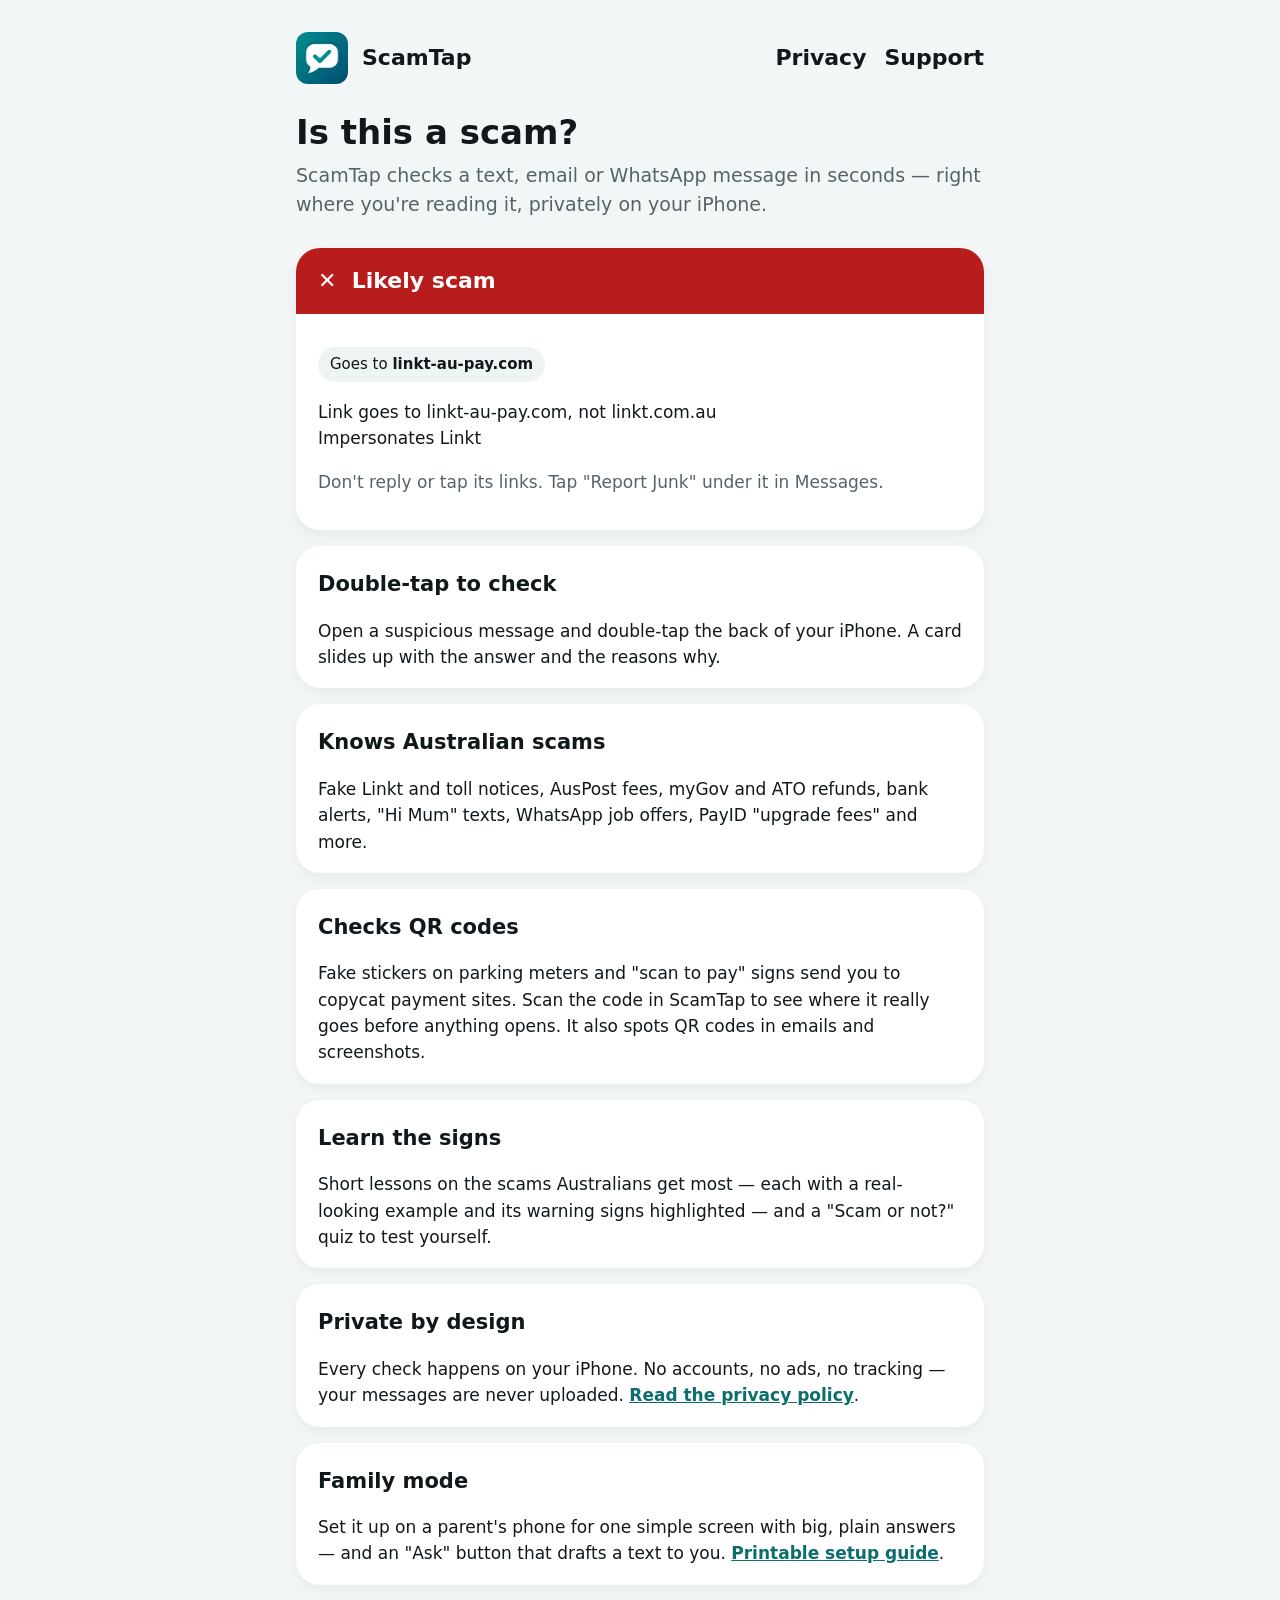
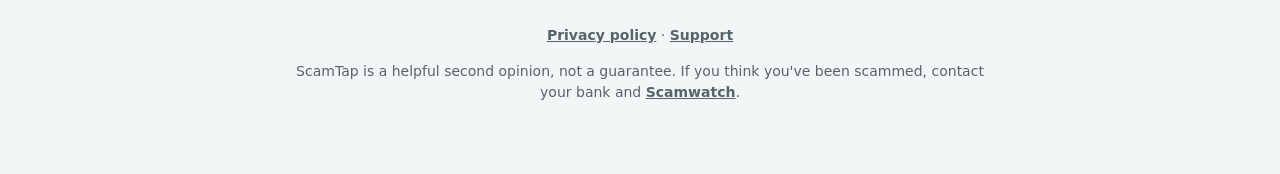
<file: index.html>
<!doctype html>
<html lang="en-AU">
<head>
  <meta charset="utf-8">
  <meta name="viewport" content="width=device-width, initial-scale=1">
  <title>ScamTap — check any message in one tap</title>
  <meta name="description" content="ScamTap checks texts, emails and WhatsApp messages for scams, privately on your iPhone.">
  <link rel="icon" href="favicon.png">
  <link rel="apple-touch-icon" href="icon.png">
  <link rel="stylesheet" href="style.css">
</head>
<body>
<main>
  <header class="site">
    <img src="icon.png" alt="">
    <a href="./">ScamTap</a>
    <nav aria-label="Site">
      <a href="privacy/">Privacy</a>
      <a href="support/">Support</a>
    </nav>
  </header>

  <h1>Is this a scam?</h1>
  <p class="lede">ScamTap checks a text, email or WhatsApp message in seconds — right where you're reading it, privately on your iPhone.</p>

  <div class="verdict" role="img" aria-label="Example: a toll text flagged as a likely scam because its link goes to linkt-au-pay.com, not linkt.com.au">
    <div class="band">✕&nbsp; Likely scam</div>
    <div class="body">
      <p><span class="pill">Goes to <strong>linkt-au-pay.com</strong></span></p>
      <p>Link goes to linkt-au-pay.com, not linkt.com.au<br>Impersonates Linkt</p>
      <p class="muted">Don't reply or tap its links. Tap "Report Junk" under it in Messages.</p>
    </div>
  </div>

  <div class="card">
    <h2>Double-tap to check</h2>
    <p>Open a suspicious message and double-tap the back of your iPhone. A card slides up with the answer and the reasons why.</p>
  </div>
  <div class="card">
    <h2>Knows Australian scams</h2>
    <p>Fake Linkt and toll notices, AusPost fees, myGov and ATO refunds, bank alerts, "Hi Mum" texts, WhatsApp job offers, PayID "upgrade fees" and more.</p>
  </div>
  <div class="card">
    <h2>Checks QR codes</h2>
    <p>Fake stickers on parking meters and "scan to pay" signs send you to copycat payment sites. Scan the code in ScamTap to see where it really goes before anything opens. It also spots QR codes in emails and screenshots.</p>
  </div>
  <div class="card">
    <h2>Learn the signs</h2>
    <p>Short lessons on the scams Australians get most — each with a real-looking example and its warning signs highlighted — and a "Scam or not?" quiz to test yourself.</p>
  </div>
  <div class="card">
    <h2>Private by design</h2>
    <p>Every check happens on your iPhone. No accounts, no ads, no tracking — your messages are never uploaded. <a href="privacy/">Read the privacy policy</a>.</p>
  </div>
  <div class="card">
    <h2>Family mode</h2>
    <p>Set it up on a parent's phone for one simple screen with big, plain answers — and an "Ask" button that drafts a text to you. <a href="family-setup/">Printable setup guide</a>.</p>
  </div>

  <footer>
    <p><a href="privacy/">Privacy policy</a> · <a href="support/">Support</a></p>
    <p>ScamTap is a helpful second opinion, not a guarantee. If you think you've been scammed, contact your bank and <a href="https://www.scamwatch.gov.au/">Scamwatch</a>.</p>
  </footer>
</main>
</body>
</html>
</file>
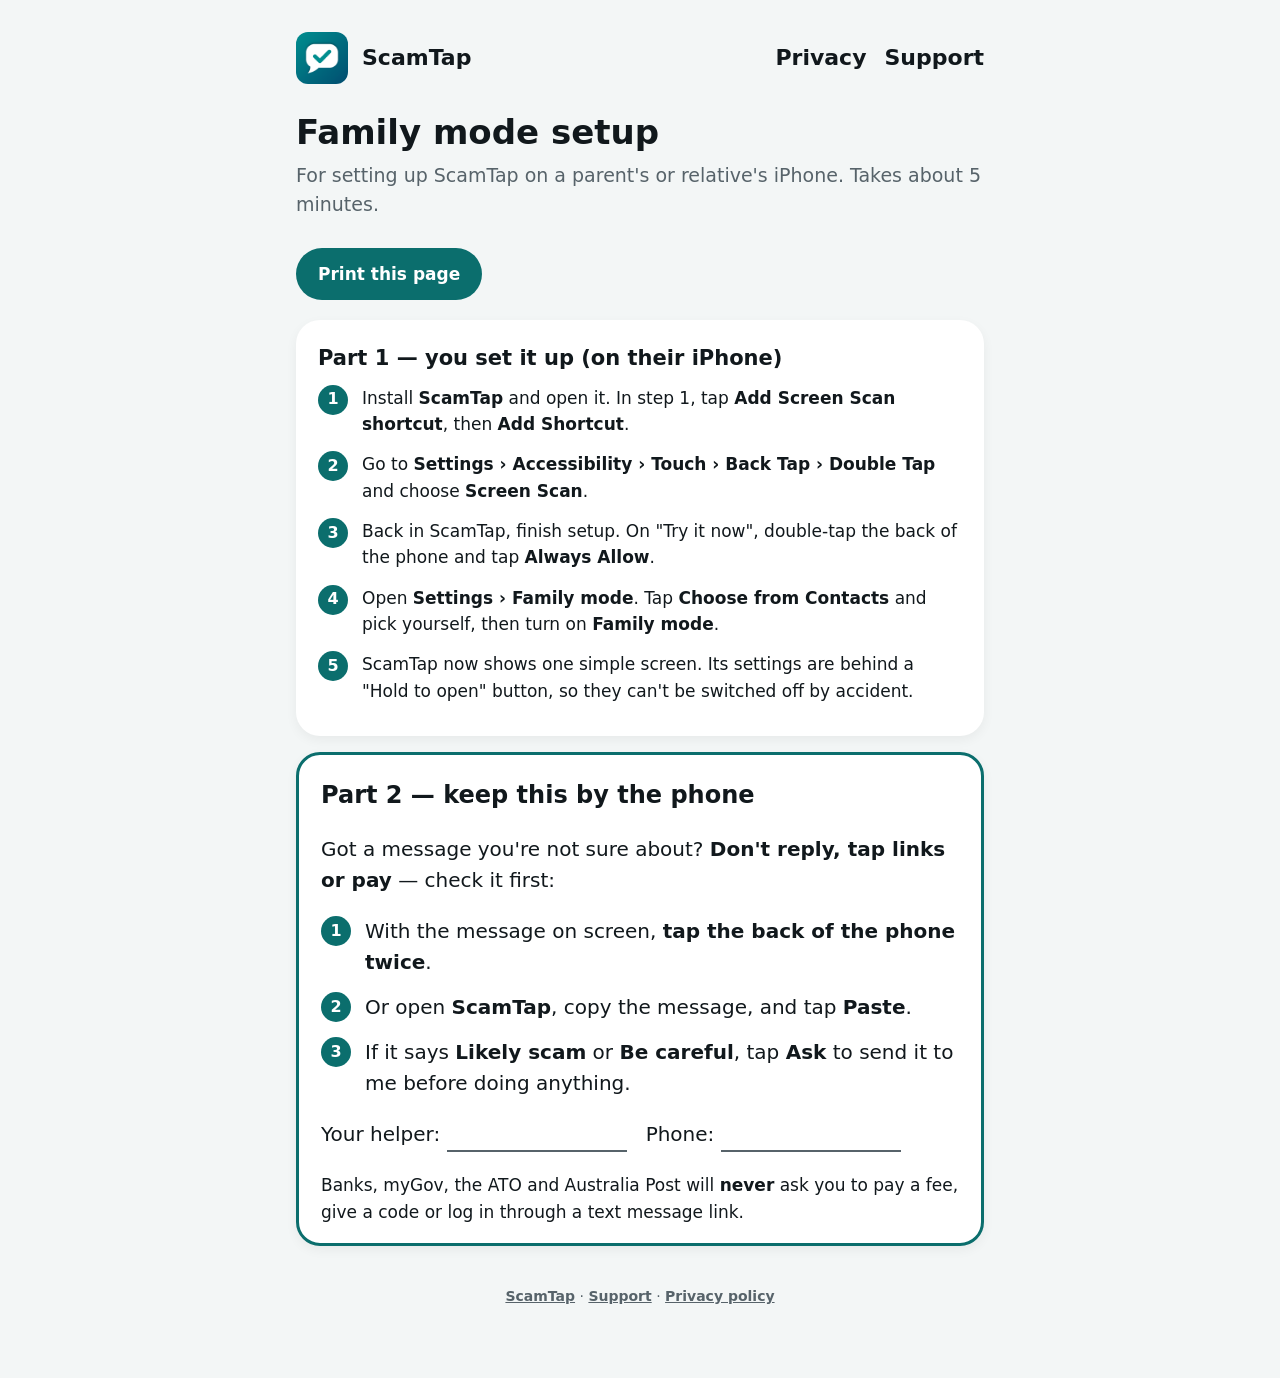
<file: family-setup/index.html>
<!doctype html>
<html lang="en-AU">
<head>
  <meta charset="utf-8">
  <meta name="viewport" content="width=device-width, initial-scale=1">
  <title>Family mode setup guide — ScamTap</title>
  <meta name="description" content="A one-page, printable guide to setting up ScamTap's Family mode on a relative's iPhone.">
  <link rel="icon" href="../favicon.png">
  <link rel="stylesheet" href="../style.css">
  <style>
    .steps { counter-reset: step; list-style: none; padding: 0; margin: 0; }
    .steps li { counter-increment: step; position: relative; padding-left: 44px; margin-bottom: 14px; }
    .steps li::before {
      content: counter(step);
      position: absolute; left: 0; top: 0;
      width: 30px; height: 30px; border-radius: 50%;
      background: var(--fill); color: #fff;
      display: flex; align-items: center; justify-content: center;
      font-weight: 700; font-size: 16px;
    }
    .fill-in { display: inline-block; min-width: 180px; border-bottom: 2px solid var(--secondary); }
    .keep { border: 3px solid var(--fill); }
    .keep h2 { font-size: 24px; }
    .big { font-size: 20px; }
    .print-hint { margin-bottom: 20px; }

    /* One A4/Letter page: no chrome, black on white, no shadows, tighter spacing. */
    @media print {
      @page { margin: 14mm; }
      :root { --bg: #fff; --surface: #fff; --text: #000; --secondary: #333; --inset: #ddd; }
      body { font-size: 12pt; line-height: 1.4; }
      header.site nav, footer, .print-hint { display: none; }
      main { padding: 0; max-width: none; }
      header.site { margin-bottom: 10px; }
      header.site img { width: 36px; height: 36px; }
      h1 { font-size: 22pt; }
      .card { box-shadow: none; border: 1px solid #999; padding: 12px 16px; margin-bottom: 10px; break-inside: avoid; }
      .keep { border: 3px solid #000; }
      .steps li { margin-bottom: 8px; }
      .steps li::before { background: #000; -webkit-print-color-adjust: exact; print-color-adjust: exact; }
      a { color: #000; text-decoration: none; }
    }
  </style>
</head>
<body>
<main>
  <header class="site">
    <img src="../icon.png" alt="">
    <a href="../">ScamTap</a>
    <nav aria-label="Site">
      <a href="../privacy/">Privacy</a>
      <a href="../support/">Support</a>
    </nav>
  </header>

  <h1>Family mode setup</h1>
  <p class="lede">For setting up ScamTap on a parent's or relative's iPhone. Takes about 5 minutes.</p>
  <p class="print-hint"><a class="button" href="javascript:window.print()">Print this page</a></p>

  <div class="card">
    <h2>Part 1 — you set it up (on their iPhone)</h2>
    <ol class="steps">
      <li>Install <strong>ScamTap</strong> and open it. In step 1, tap <strong>Add Screen Scan shortcut</strong>, then <strong>Add Shortcut</strong>.</li>
      <li>Go to <strong>Settings › Accessibility › Touch › Back Tap › Double Tap</strong> and choose <strong>Screen Scan</strong>.</li>
      <li>Back in ScamTap, finish setup. On "Try it now", double-tap the back of the phone and tap <strong>Always Allow</strong>.</li>
      <li>Open <strong>Settings › Family mode</strong>. Tap <strong>Choose from Contacts</strong> and pick yourself, then turn on <strong>Family mode</strong>.</li>
      <li>ScamTap now shows one simple screen. Its settings are behind a "Hold to open" button, so they can't be switched off by accident.</li>
    </ol>
  </div>

  <div class="card keep">
    <h2>Part 2 — keep this by the phone</h2>
    <p class="big">Got a message you're not sure about? <strong>Don't reply, tap links or pay</strong> — check it first:</p>
    <ol class="steps big">
      <li>With the message on screen, <strong>tap the back of the phone twice</strong>.</li>
      <li>Or open <strong>ScamTap</strong>, copy the message, and tap <strong>Paste</strong>.</li>
      <li>If it says <strong>Likely scam</strong> or <strong>Be careful</strong>, tap <strong>Ask</strong> to send it to me before doing anything.</li>
    </ol>
    <p class="big">Your helper: <span class="fill-in">&nbsp;</span> &nbsp; Phone: <span class="fill-in">&nbsp;</span></p>
    <p>Banks, myGov, the ATO and Australia Post will <strong>never</strong> ask you to pay a fee, give a code or log in through a text message link.</p>
  </div>

  <footer><p><a href="../">ScamTap</a> · <a href="../support/">Support</a> · <a href="../privacy/">Privacy policy</a></p></footer>
</main>
</body>
</html>
</file>
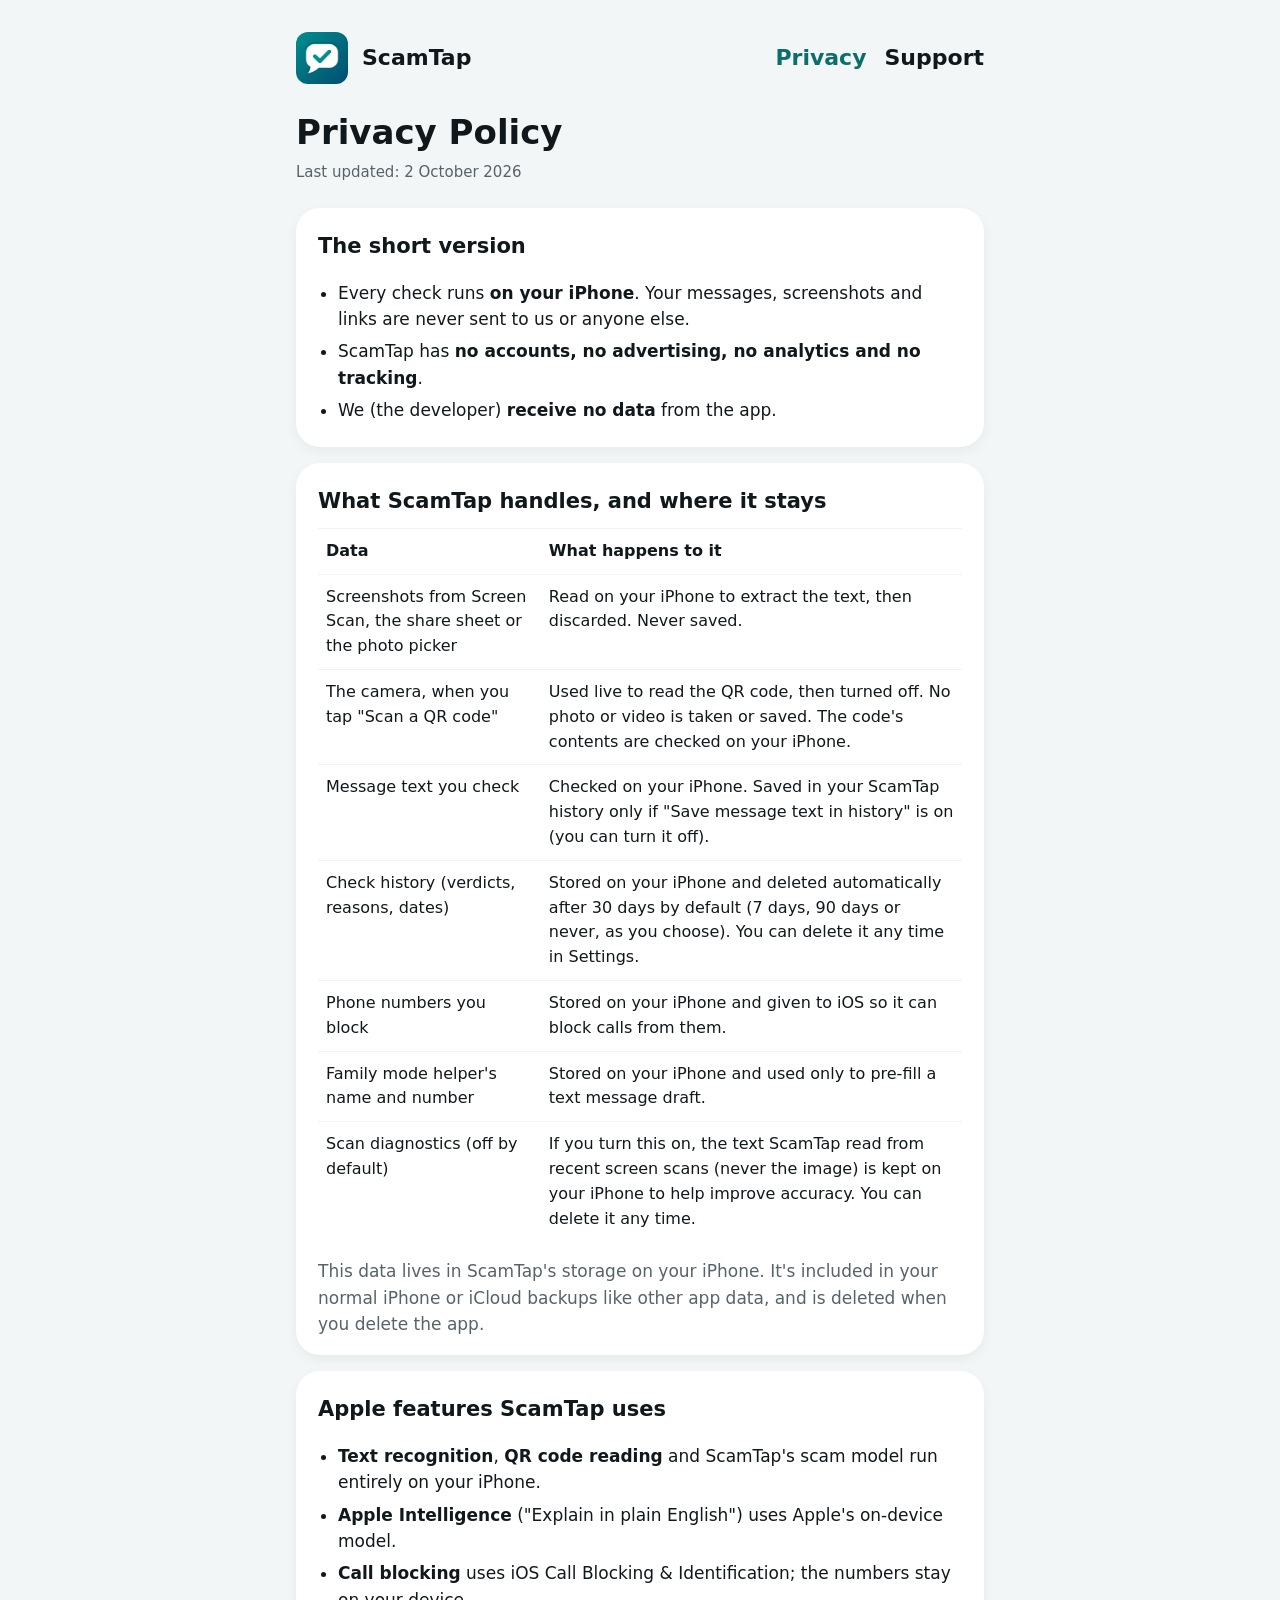
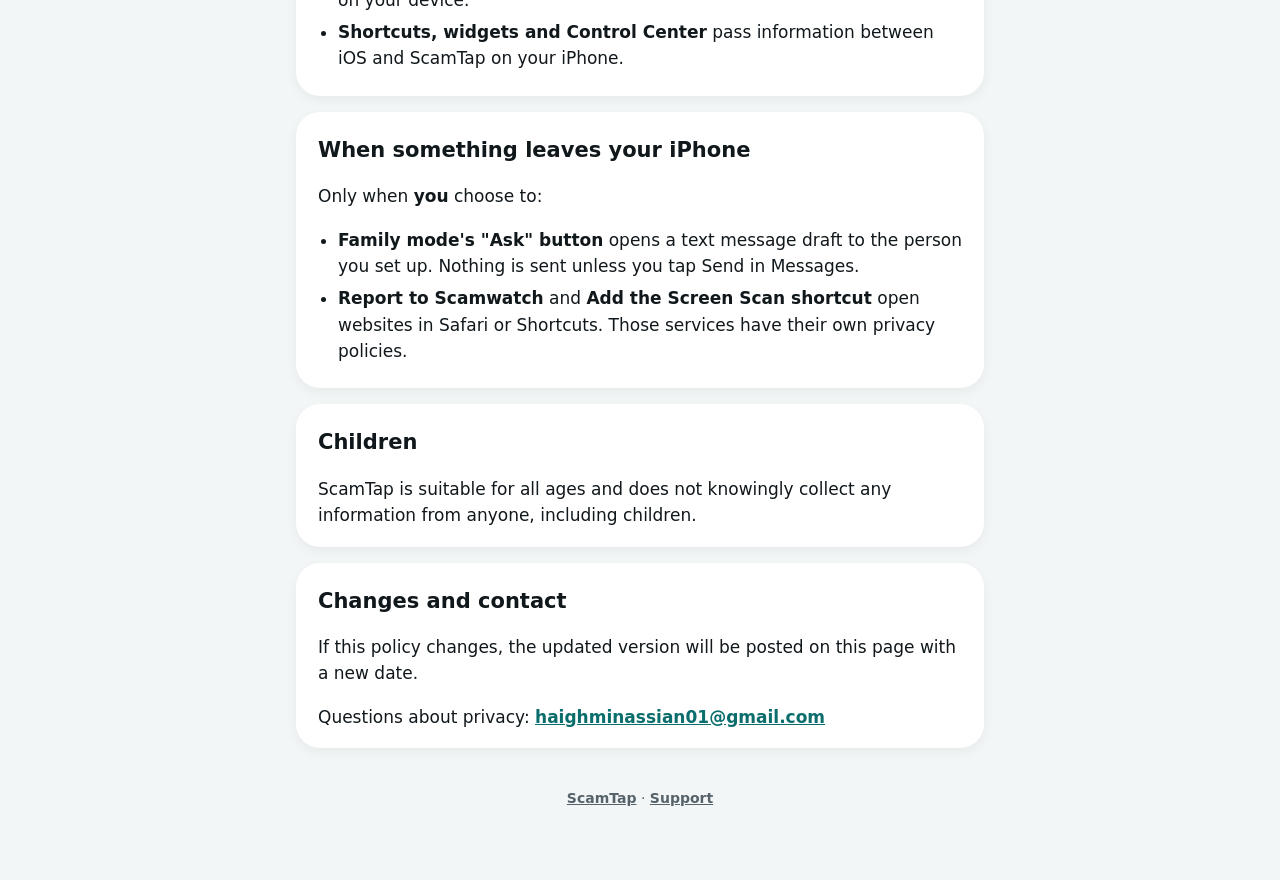
<file: privacy/index.html>
<!doctype html>
<html lang="en-AU">
<head>
  <meta charset="utf-8">
  <meta name="viewport" content="width=device-width, initial-scale=1">
  <title>Privacy Policy — ScamTap</title>
  <meta name="description" content="How ScamTap handles your data: every check runs on your iPhone, and nothing is collected.">
  <link rel="icon" href="../favicon.png">
  <link rel="stylesheet" href="../style.css">
</head>
<body>
<main>
  <header class="site">
    <img src="../icon.png" alt="">
    <a href="../">ScamTap</a>
    <nav aria-label="Site">
      <a href="./" aria-current="page">Privacy</a>
      <a href="../support/">Support</a>
    </nav>
  </header>

  <h1>Privacy Policy</h1>
  <p class="updated">Last updated: 2 October 2026</p>

  <div class="card">
    <h2>The short version</h2>
    <ul>
      <li>Every check runs <strong>on your iPhone</strong>. Your messages, screenshots and links are never sent to us or anyone else.</li>
      <li>ScamTap has <strong>no accounts, no advertising, no analytics and no tracking</strong>.</li>
      <li>We (the developer) <strong>receive no data</strong> from the app.</li>
    </ul>
  </div>

  <div class="card">
    <h2>What ScamTap handles, and where it stays</h2>
    <table>
      <thead><tr><th scope="col">Data</th><th scope="col">What happens to it</th></tr></thead>
      <tbody>
        <tr><td>Screenshots from Screen Scan, the share sheet or the photo picker</td><td>Read on your iPhone to extract the text, then discarded. Never saved.</td></tr>
        <tr><td>The camera, when you tap "Scan a QR code"</td><td>Used live to read the QR code, then turned off. No photo or video is taken or saved. The code's contents are checked on your iPhone.</td></tr>
        <tr><td>Message text you check</td><td>Checked on your iPhone. Saved in your ScamTap history only if "Save message text in history" is on (you can turn it off).</td></tr>
        <tr><td>Check history (verdicts, reasons, dates)</td><td>Stored on your iPhone and deleted automatically after 30 days by default (7 days, 90 days or never, as you choose). You can delete it any time in Settings.</td></tr>
        <tr><td>Phone numbers you block</td><td>Stored on your iPhone and given to iOS so it can block calls from them.</td></tr>
        <tr><td>Family mode helper's name and number</td><td>Stored on your iPhone and used only to pre-fill a text message draft.</td></tr>
        <tr><td>Scan diagnostics (off by default)</td><td>If you turn this on, the text ScamTap read from recent screen scans (never the image) is kept on your iPhone to help improve accuracy. You can delete it any time.</td></tr>
      </tbody>
    </table>
    <p class="muted">This data lives in ScamTap's storage on your iPhone. It's included in your normal iPhone or iCloud backups like other app data, and is deleted when you delete the app.</p>
  </div>

  <div class="card">
    <h2>Apple features ScamTap uses</h2>
    <ul>
      <li><strong>Text recognition</strong>, <strong>QR code reading</strong> and ScamTap's scam model run entirely on your iPhone.</li>
      <li><strong>Apple Intelligence</strong> ("Explain in plain English") uses Apple's on-device model.</li>
      <li><strong>Call blocking</strong> uses iOS Call Blocking &amp; Identification; the numbers stay on your device.</li>
      <li><strong>Shortcuts, widgets and Control Center</strong> pass information between iOS and ScamTap on your iPhone.</li>
    </ul>
  </div>

  <div class="card">
    <h2>When something leaves your iPhone</h2>
    <p>Only when <strong>you</strong> choose to:</p>
    <ul>
      <li><strong>Family mode's "Ask" button</strong> opens a text message draft to the person you set up. Nothing is sent unless you tap Send in Messages.</li>
      <li><strong>Report to Scamwatch</strong> and <strong>Add the Screen Scan shortcut</strong> open websites in Safari or Shortcuts. Those services have their own privacy policies.</li>
    </ul>
  </div>

  <div class="card">
    <h2>Children</h2>
    <p>ScamTap is suitable for all ages and does not knowingly collect any information from anyone, including children.</p>
  </div>

  <div class="card">
    <h2>Changes and contact</h2>
    <p>If this policy changes, the updated version will be posted on this page with a new date.</p>
    <p>Questions about privacy: <a href="mailto:haighminassian01@gmail.com?subject=ScamTap%20privacy">haighminassian01@gmail.com</a></p>
  </div>

  <footer><p><a href="../">ScamTap</a> · <a href="../support/">Support</a></p></footer>
</main>
</body>
</html>
</file>
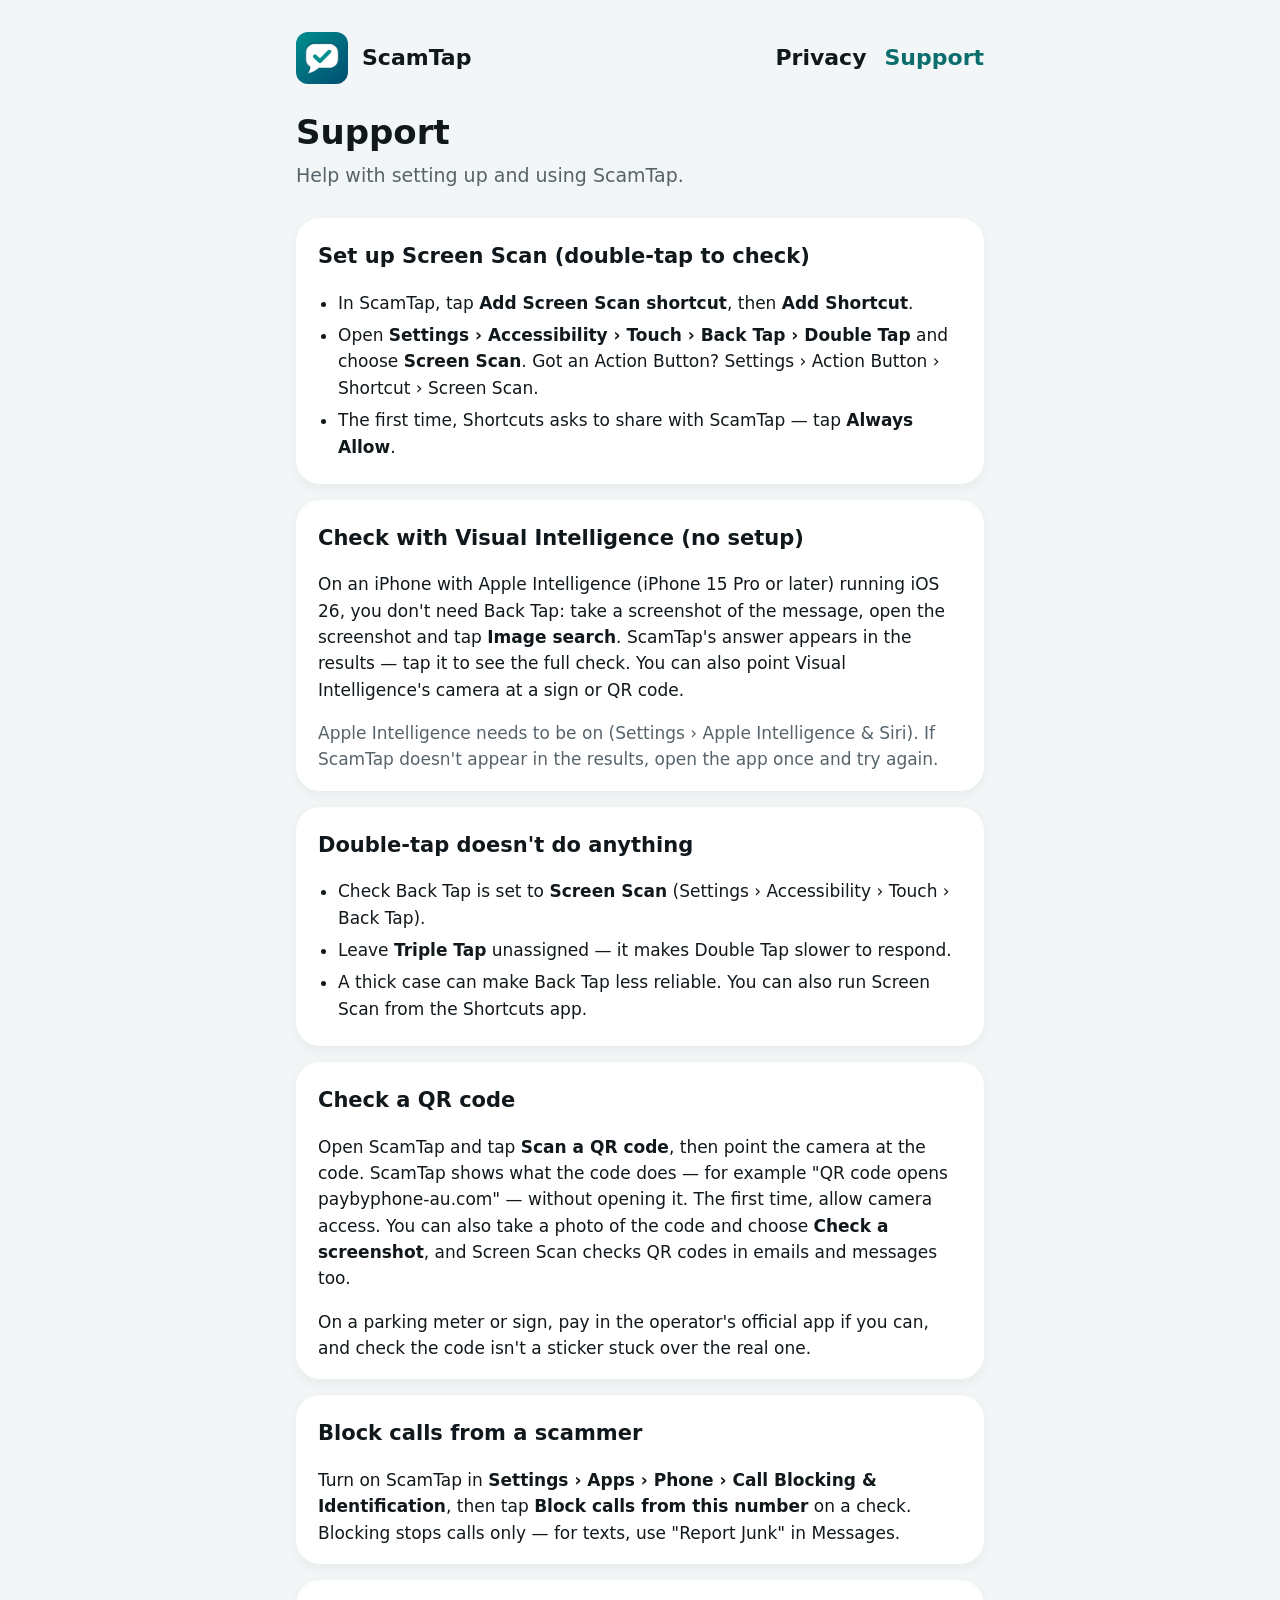
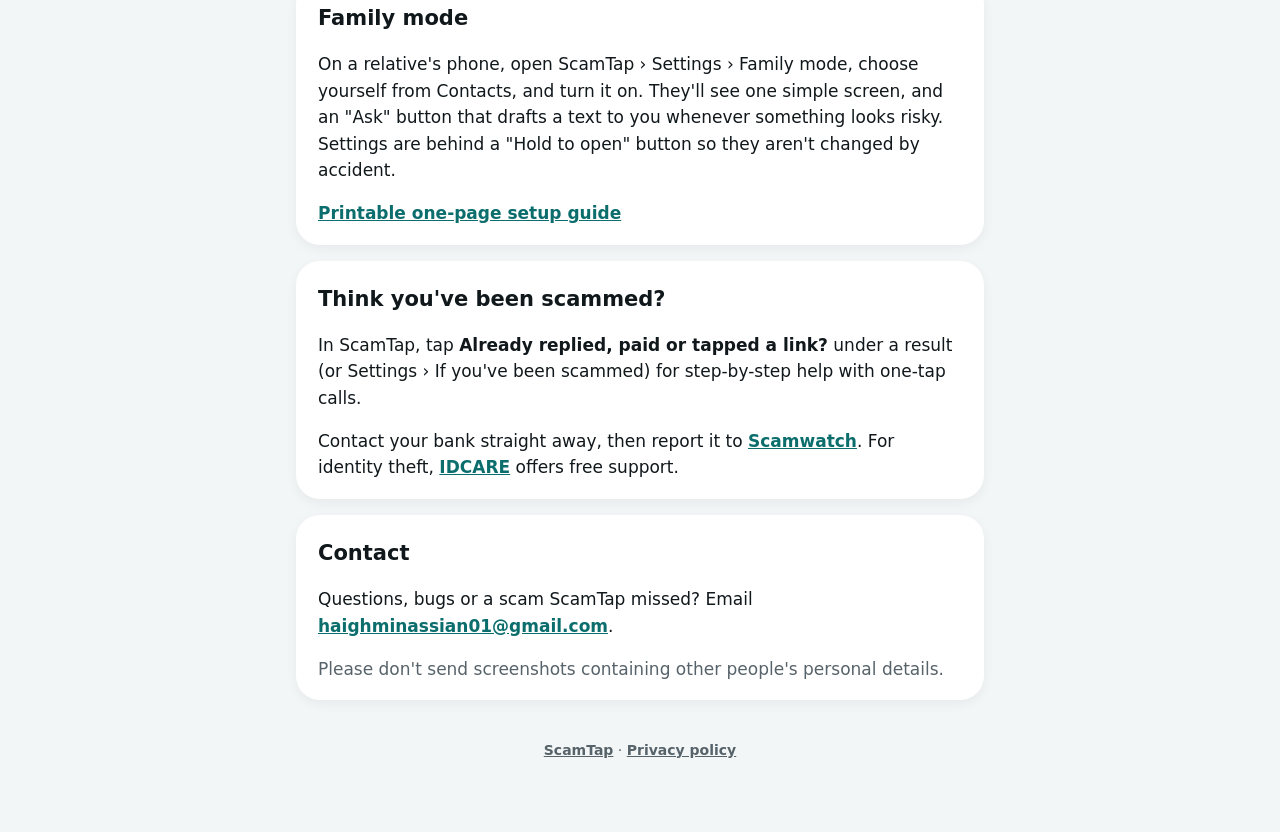
<file: support/index.html>
<!doctype html>
<html lang="en-AU">
<head>
  <meta charset="utf-8">
  <meta name="viewport" content="width=device-width, initial-scale=1">
  <title>Support — ScamTap</title>
  <meta name="description" content="Help setting up ScamTap's Screen Scan, call blocking and Family mode.">
  <link rel="icon" href="../favicon.png">
  <link rel="stylesheet" href="../style.css">
</head>
<body>
<main>
  <header class="site">
    <img src="../icon.png" alt="">
    <a href="../">ScamTap</a>
    <nav aria-label="Site">
      <a href="../privacy/">Privacy</a>
      <a href="./" aria-current="page">Support</a>
    </nav>
  </header>

  <h1>Support</h1>
  <p class="lede">Help with setting up and using ScamTap.</p>

  <div class="card">
    <h2>Set up Screen Scan (double-tap to check)</h2>
    <ul>
      <li>In ScamTap, tap <strong>Add Screen Scan shortcut</strong>, then <strong>Add Shortcut</strong>.</li>
      <li>Open <strong>Settings › Accessibility › Touch › Back Tap › Double Tap</strong> and choose <strong>Screen Scan</strong>. Got an Action Button? Settings › Action Button › Shortcut › Screen Scan.</li>
      <li>The first time, Shortcuts asks to share with ScamTap — tap <strong>Always Allow</strong>.</li>
    </ul>
  </div>

  <div class="card">
    <h2>Check with Visual Intelligence (no setup)</h2>
    <p>On an iPhone with Apple Intelligence (iPhone 15 Pro or later) running iOS 26, you don't need Back Tap: take a screenshot of the message, open the screenshot and tap <strong>Image search</strong>. ScamTap's answer appears in the results — tap it to see the full check. You can also point Visual Intelligence's camera at a sign or QR code.</p>
    <p class="muted">Apple Intelligence needs to be on (Settings › Apple Intelligence &amp; Siri). If ScamTap doesn't appear in the results, open the app once and try again.</p>
  </div>

  <div class="card">
    <h2>Double-tap doesn't do anything</h2>
    <ul>
      <li>Check Back Tap is set to <strong>Screen Scan</strong> (Settings › Accessibility › Touch › Back Tap).</li>
      <li>Leave <strong>Triple Tap</strong> unassigned — it makes Double Tap slower to respond.</li>
      <li>A thick case can make Back Tap less reliable. You can also run Screen Scan from the Shortcuts app.</li>
    </ul>
  </div>

  <div class="card">
    <h2>Check a QR code</h2>
    <p>Open ScamTap and tap <strong>Scan a QR code</strong>, then point the camera at the code. ScamTap shows what the code does — for example "QR code opens paybyphone-au.com" — without opening it. The first time, allow camera access. You can also take a photo of the code and choose <strong>Check a screenshot</strong>, and Screen Scan checks QR codes in emails and messages too.</p>
    <p>On a parking meter or sign, pay in the operator's official app if you can, and check the code isn't a sticker stuck over the real one.</p>
  </div>

  <div class="card">
    <h2>Block calls from a scammer</h2>
    <p>Turn on ScamTap in <strong>Settings › Apps › Phone › Call Blocking &amp; Identification</strong>, then tap <strong>Block calls from this number</strong> on a check. Blocking stops calls only — for texts, use "Report Junk" in Messages.</p>
  </div>

  <div class="card">
    <h2>Family mode</h2>
    <p>On a relative's phone, open ScamTap › Settings › Family mode, choose yourself from Contacts, and turn it on. They'll see one simple screen, and an "Ask" button that drafts a text to you whenever something looks risky. Settings are behind a "Hold to open" button so they aren't changed by accident.</p>
    <p><a href="../family-setup/">Printable one-page setup guide</a></p>
  </div>

  <div class="card">
    <h2>Think you've been scammed?</h2>
    <p>In ScamTap, tap <strong>Already replied, paid or tapped a link?</strong> under a result (or Settings › If you've been scammed) for step-by-step help with one-tap calls.</p>
    <p>Contact your bank straight away, then report it to <a href="https://www.scamwatch.gov.au/report-a-scam">Scamwatch</a>. For identity theft, <a href="https://www.idcare.org/">IDCARE</a> offers free support.</p>
  </div>

  <div class="card">
    <h2>Contact</h2>
    <p>Questions, bugs or a scam ScamTap missed? Email <a href="mailto:haighminassian01@gmail.com?subject=ScamTap%20support">haighminassian01@gmail.com</a>.</p>
    <p class="muted">Please don't send screenshots containing other people's personal details.</p>
  </div>

  <footer><p><a href="../">ScamTap</a> · <a href="../privacy/">Privacy policy</a></p></footer>
</main>
</body>
</html>
</file>
<file: style.css>
/* ScamGuard site: the app's "calm & friendly" look. Colours meet 4.5:1 contrast in both themes. */
:root {
  --bg: #F3F6F6;
  --surface: #FFFFFF;
  --inset: #EEF3F3;
  --text: #11181C;
  --secondary: #57636A;
  --accent: #0B6E6D;
  --fill: #0B6E6D;
  --radius: 24px;
  color-scheme: light dark;
}

@media (prefers-color-scheme: dark) {
  :root {
    --bg: #0B1113;
    --surface: #162024;
    --inset: #1E2A2E;
    --text: #EEF3F3;
    --secondary: #A3B1B6;
    --accent: #2DB7AE;
  }
}

* { box-sizing: border-box; }

body {
  margin: 0;
  background: var(--bg);
  color: var(--text);
  font-family: ui-rounded, "SF Pro Rounded", -apple-system, BlinkMacSystemFont, "Segoe UI", system-ui, sans-serif;
  font-size: 17px;
  line-height: 1.55;
  -webkit-text-size-adjust: 100%;
}

main {
  max-width: 720px;
  margin: 0 auto;
  padding: 32px 16px 56px;
}

a { color: var(--accent); font-weight: 600; }
a:focus-visible { outline: 3px solid var(--accent); outline-offset: 3px; border-radius: 6px; }

header.site {
  display: flex;
  align-items: center;
  gap: 14px;
  margin-bottom: 28px;
}
header.site img { width: 52px; height: 52px; border-radius: 12px; }
header.site a { color: var(--text); text-decoration: none; font-size: 22px; font-weight: 700; }

nav { margin-left: auto; display: flex; gap: 18px; font-size: 15px; }
nav a { color: var(--secondary); text-decoration: none; }
nav a[aria-current="page"] { color: var(--accent); }

h1 { font-size: 34px; line-height: 1.2; margin: 0 0 8px; }
h2 { font-size: 21px; margin: 0 0 10px; }
.lede { color: var(--secondary); font-size: 19px; margin: 0 0 28px; }
.updated { color: var(--secondary); font-size: 15px; margin: 0 0 24px; }

.card {
  background: var(--surface);
  border-radius: var(--radius);
  padding: 22px 22px 18px;
  margin: 0 0 16px;
  box-shadow: 0 4px 12px rgba(0, 0, 0, 0.05);
}
.card p:last-child, .card ul:last-child { margin-bottom: 0; }
.card ul { padding-left: 20px; }
.card li { margin-bottom: 6px; }

.verdict {
  border-radius: var(--radius);
  overflow: hidden;
  background: var(--surface);
  box-shadow: 0 6px 14px rgba(0, 0, 0, 0.05);
  margin: 0 0 16px;
}
.verdict .band { background: #B91C1C; color: #FFFFFF; padding: 16px 22px; font-weight: 700; font-size: 22px; }
.verdict .body { padding: 16px 22px 18px; }
.pill { display: inline-block; background: var(--inset); border-radius: 999px; padding: 6px 12px; font-size: 15px; }
.muted { color: var(--secondary); }

table { width: 100%; border-collapse: collapse; font-size: 16px; }
th, td { text-align: left; vertical-align: top; padding: 10px 8px; border-top: 1px solid var(--inset); }
th { font-weight: 700; }

.button {
  display: inline-block;
  background: var(--fill);
  color: #FFFFFF;
  text-decoration: none;
  border-radius: 999px;
  padding: 13px 22px;
  font-weight: 700;
}

footer { color: var(--secondary); font-size: 14px; text-align: center; margin-top: 40px; }
footer a { color: var(--secondary); }

header.site { flex-wrap: wrap; row-gap: 10px; }

@media (max-width: 520px) {
  h1 { font-size: 28px; }
  /* Links go on their own line under the logo so nothing runs off a narrow screen. */
  nav { width: 100%; margin-left: 0; gap: 20px; }
  th, td { padding: 8px 4px; }
}
</file>
